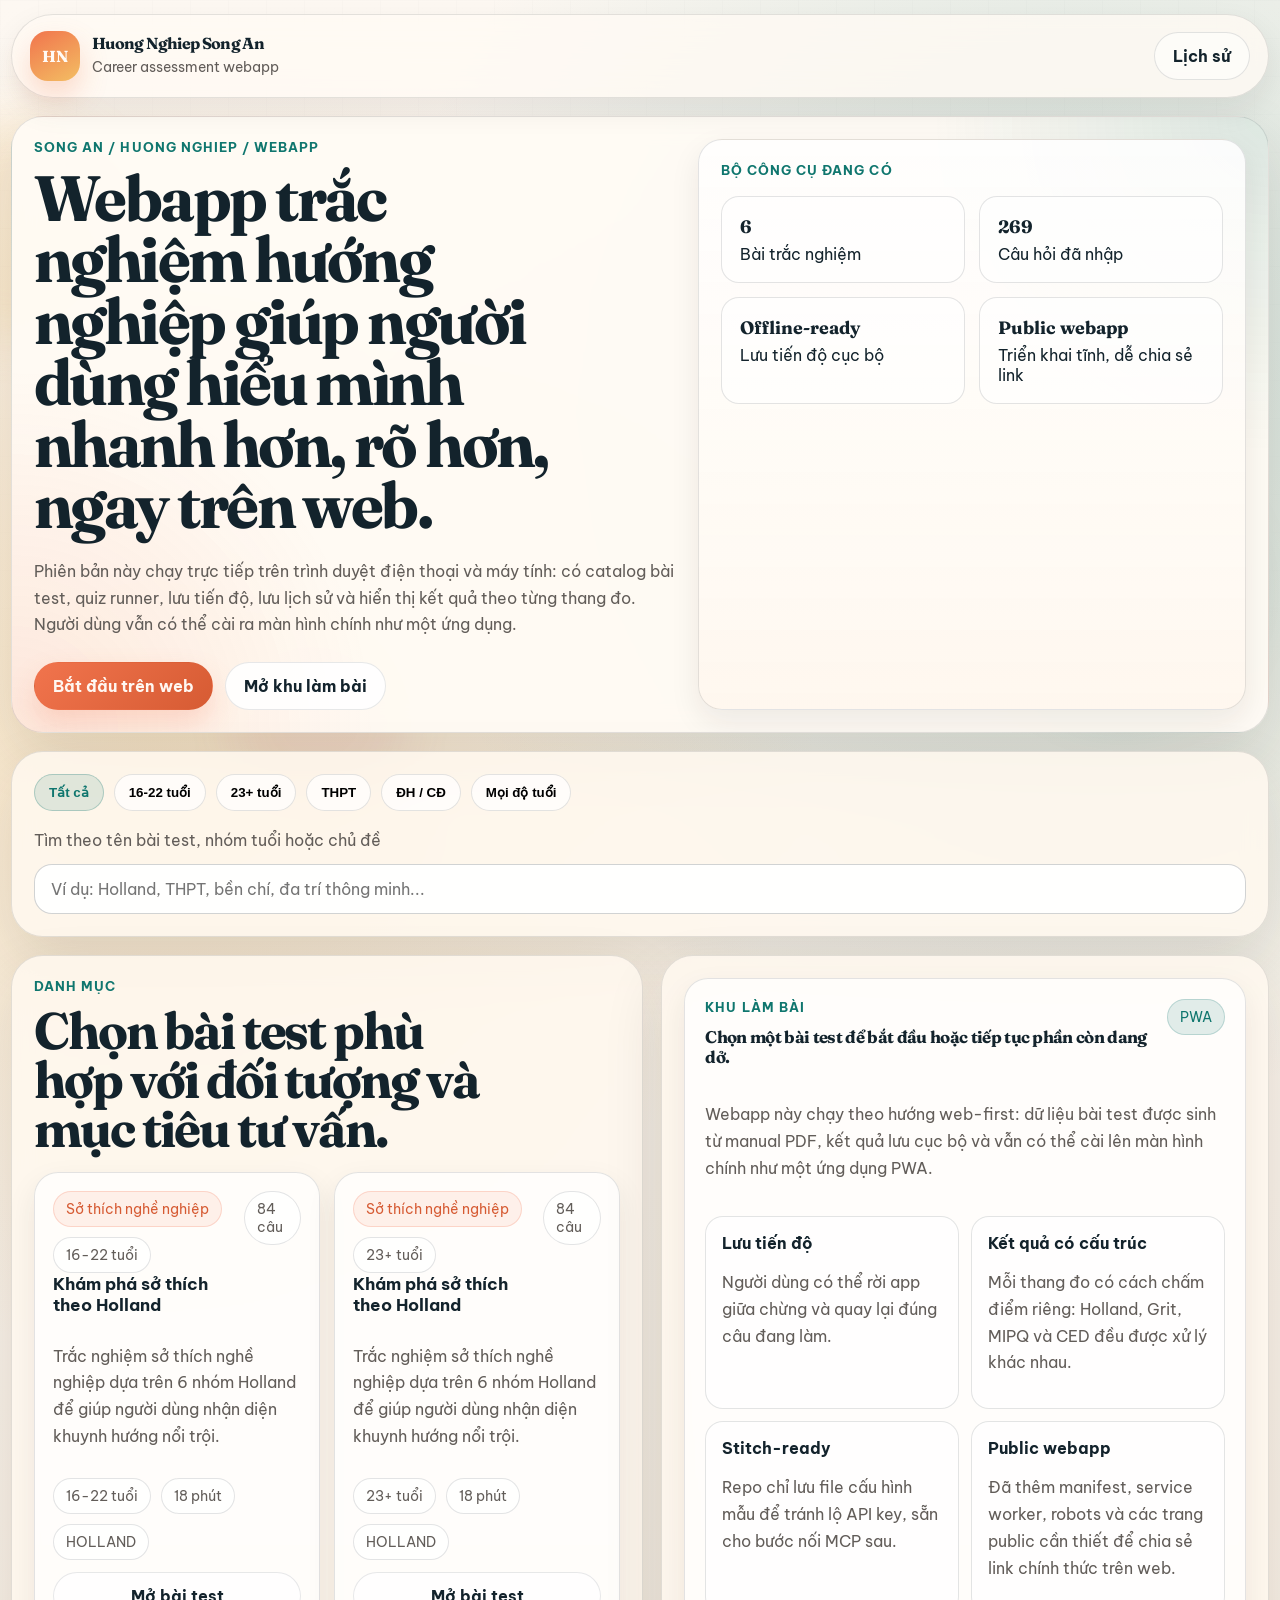
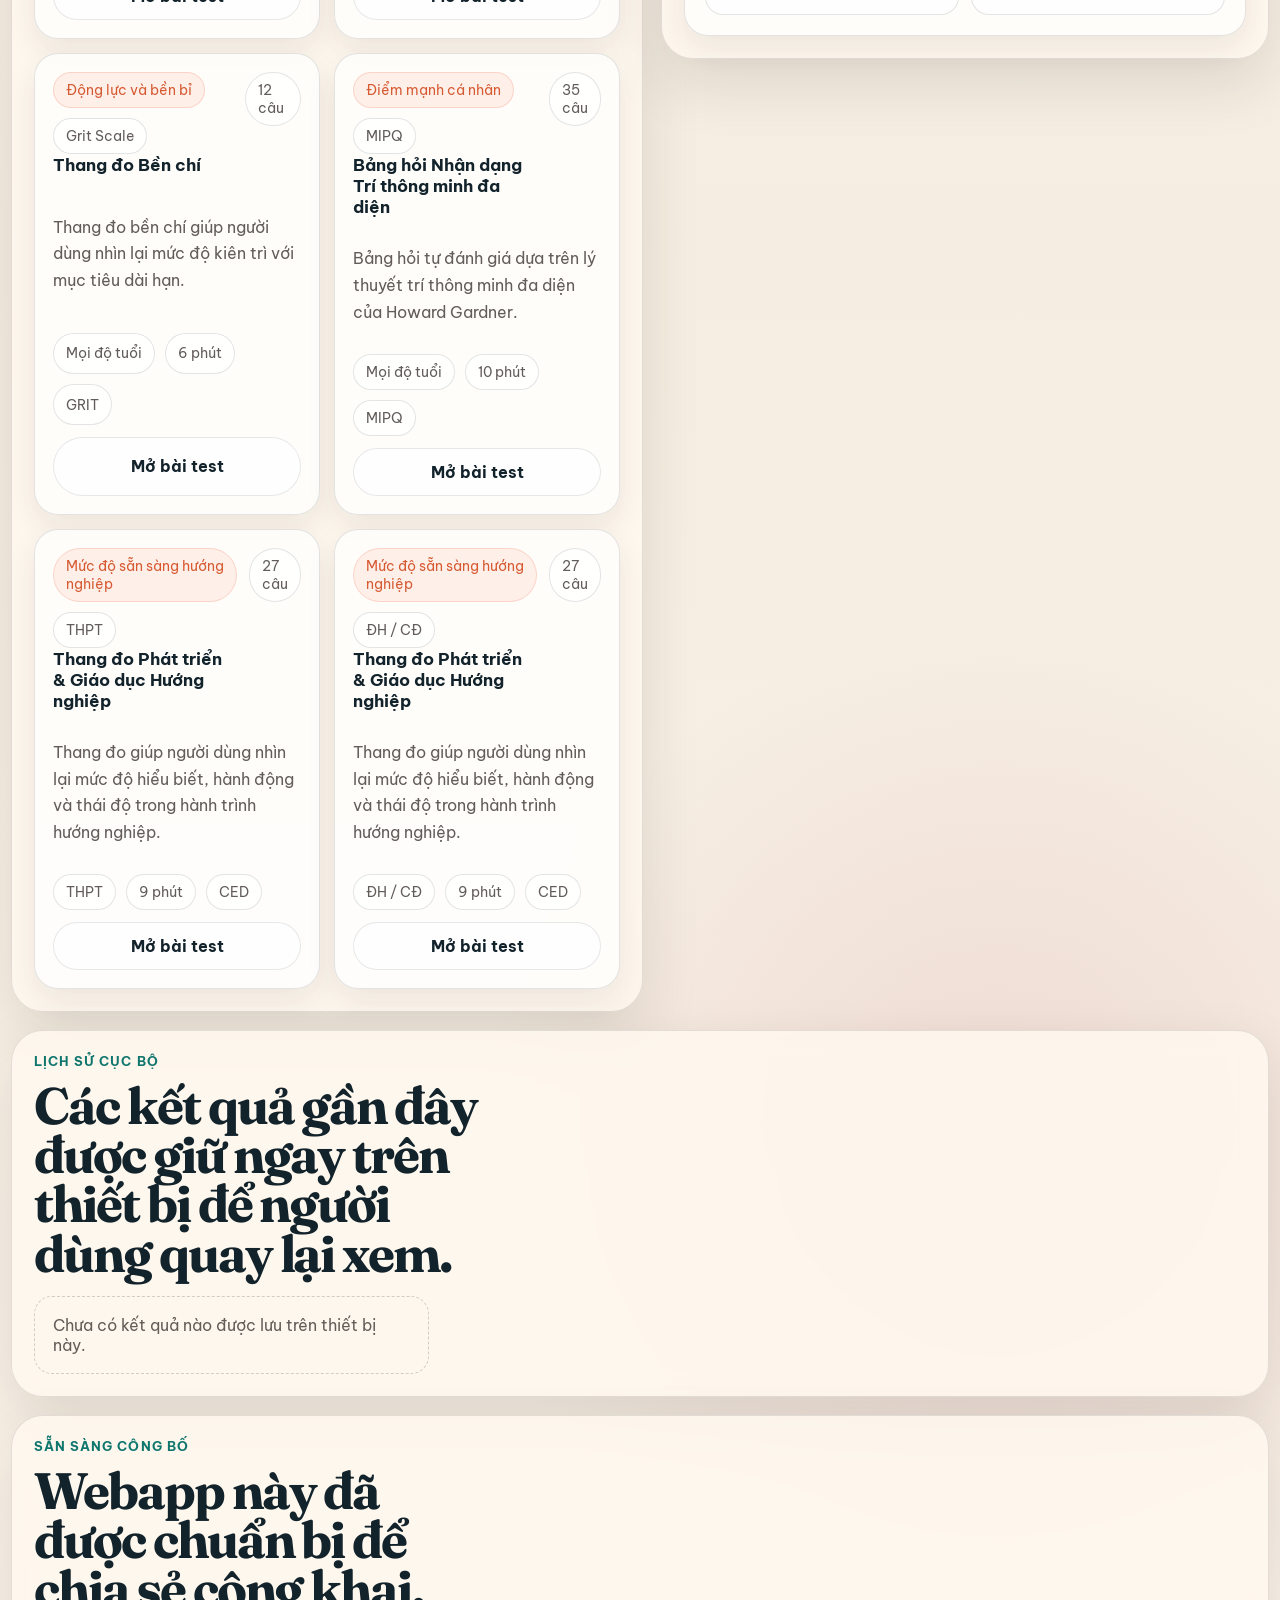
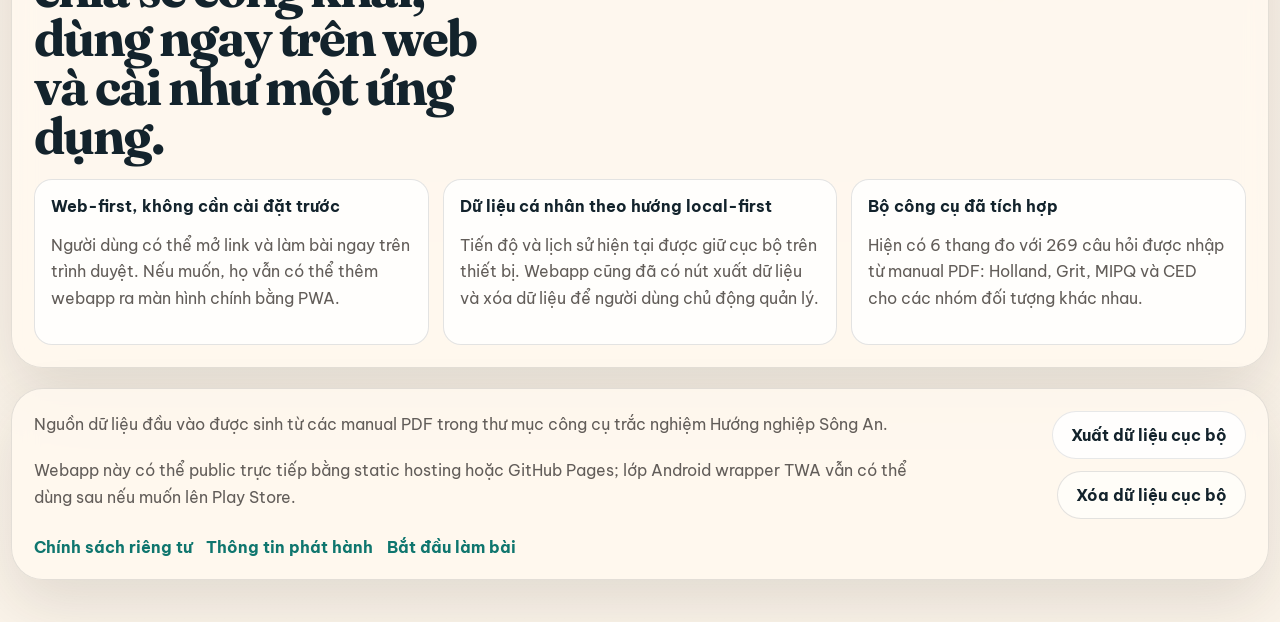
<file: index.html>
<!DOCTYPE html>
<html lang="vi">
<head>
  <meta charset="UTF-8">
  <meta name="viewport" content="width=device-width, initial-scale=1.0">
  <title>Huong Nghiep Song An | Webapp trắc nghiệm hướng nghiệp</title>
  <meta
    name="description"
    content="Webapp trắc nghiệm hướng nghiệp gồm Holland, Grit, MIPQ và CED, dùng trực tiếp trên web và có thể cài như ứng dụng PWA."
  >
  <meta name="robots" content="index,follow">
  <meta name="theme-color" content="#17313b">
  <meta name="application-name" content="Huong Nghiep Song An">
  <meta name="apple-mobile-web-app-capable" content="yes">
  <meta name="apple-mobile-web-app-status-bar-style" content="default">
  <meta name="apple-mobile-web-app-title" content="Huong Nghiep">
  <meta name="mobile-web-app-capable" content="yes">
  <link rel="canonical" href="https://thuanhuynh247.github.io/huong-nghiep-song-an-webapp/">
  <meta property="og:title" content="Huong Nghiep Song An">
  <meta property="og:url" content="https://thuanhuynh247.github.io/huong-nghiep-song-an-webapp/">
  <meta
    property="og:description"
    content="Làm bài trắc nghiệm hướng nghiệp trên web, lưu tiến độ, xem kết quả và tiếp tục hành trình hiểu mình trên mọi thiết bị."
  >
  <meta property="og:type" content="website">
  <meta property="og:locale" content="vi_VN">
  <meta property="og:image" content="https://thuanhuynh247.github.io/huong-nghiep-song-an-webapp/social-preview.png">
  <meta property="og:image:type" content="image/png">
  <meta property="og:image:width" content="1200">
  <meta property="og:image:height" content="630">
  <meta name="twitter:card" content="summary_large_image">
  <meta name="twitter:image" content="https://thuanhuynh247.github.io/huong-nghiep-song-an-webapp/social-preview.png">
  <link rel="manifest" href="./manifest.webmanifest">
  <link rel="icon" href="./app-icon.svg" type="image/svg+xml">
  <link rel="apple-touch-icon" href="./apple-touch-icon.png">
  <link rel="preconnect" href="https://fonts.googleapis.com">
  <link rel="preconnect" href="https://fonts.gstatic.com" crossorigin>
  <link
    href="https://fonts.googleapis.com/css2?family=Be+Vietnam+Pro:wght@400;500;600;700;800&family=Fraunces:opsz,wght@9..144,600;9..144,700&display=swap"
    rel="stylesheet"
  >
  <link rel="stylesheet" href="./styles.css">
</head>
<body>
  <div class="ambient ambient-one" aria-hidden="true"></div>
  <div class="ambient ambient-two" aria-hidden="true"></div>
  <div class="ambient ambient-three" aria-hidden="true"></div>

  <div class="app-frame">
    <header class="topbar">
      <a class="brand" href="#top" aria-label="Huong Nghiep Song An">
        <span class="brand-mark">HN</span>
        <span class="brand-copy">
          <strong>Huong Nghiep Song An</strong>
          <span>Career assessment webapp</span>
        </span>
      </a>

      <div class="topbar-actions">
        <button id="install-app" class="button button-ghost hidden" type="button">
          Cài lên điện thoại
        </button>
        <button id="jump-history" class="button button-ghost" type="button">
          Lịch sử
        </button>
      </div>
    </header>

    <main id="top">
      <section class="hero card">
        <div class="hero-copy">
          <p class="eyebrow">Song An / Huong nghiep / Webapp</p>
          <h1>Webapp trắc nghiệm hướng nghiệp giúp người dùng hiểu mình nhanh hơn, rõ hơn, ngay trên web.</h1>
          <p class="hero-text">
            Phiên bản này chạy trực tiếp trên trình duyệt điện thoại và máy tính: có catalog bài test, quiz runner, lưu tiến độ, lưu lịch sử và hiển thị kết quả theo từng thang đo. Người dùng vẫn có thể cài ra màn hình chính như một ứng dụng.
          </p>

          <div class="hero-actions">
            <a class="button button-primary" href="#assessment-grid">Bắt đầu trên web</a>
            <a class="button button-secondary" href="#workspace">Mở khu làm bài</a>
          </div>
        </div>

        <div class="hero-side">
          <div class="hero-panel">
            <p class="panel-label">Bộ công cụ đang có</p>
            <div class="hero-stats">
              <article>
                <strong id="stat-assessments">0</strong>
                <span>Bài trắc nghiệm</span>
              </article>
              <article>
                <strong id="stat-questions">0</strong>
                <span>Câu hỏi đã nhập</span>
              </article>
              <article>
                <strong>Offline-ready</strong>
                <span>Lưu tiến độ cục bộ</span>
              </article>
              <article>
                <strong>Public webapp</strong>
                <span>Triển khai tĩnh, dễ chia sẻ link</span>
              </article>
            </div>
          </div>
        </div>
      </section>

      <section class="toolbar card">
        <div id="audience-filters" class="chip-row" aria-label="Lọc đối tượng"></div>
        <label class="search-wrap" for="assessment-search">
          <span>Tìm theo tên bài test, nhóm tuổi hoặc chủ đề</span>
          <input
            id="assessment-search"
            class="search-input"
            type="search"
            placeholder="Ví dụ: Holland, THPT, bền chí, đa trí thông minh..."
            autocomplete="off"
          >
        </label>
      </section>

      <section class="content-grid">
        <section class="catalog-panel card">
          <div class="section-head">
            <p class="eyebrow">Danh mục</p>
            <h2>Chọn bài test phù hợp với đối tượng và mục tiêu tư vấn.</h2>
          </div>
          <div id="assessment-grid" class="assessment-grid"></div>
        </section>

        <section class="workspace-panel card" id="workspace">
          <div id="workspace-root"></div>
        </section>
      </section>

      <section class="history-panel card" id="history">
        <div class="section-head">
          <p class="eyebrow">Lịch sử cục bộ</p>
          <h2>Các kết quả gần đây được giữ ngay trên thiết bị để người dùng quay lại xem.</h2>
        </div>
        <div id="history-grid" class="history-grid"></div>
      </section>

      <section class="launch-panel card" id="launch-info">
        <div class="section-head">
          <p class="eyebrow">Sẵn sàng công bố</p>
          <h2>Webapp này đã được chuẩn bị để chia sẻ công khai, dùng ngay trên web và cài như một ứng dụng.</h2>
        </div>

        <div class="launch-grid">
          <article class="support-card">
            <strong>Web-first, không cần cài đặt trước</strong>
            <p class="support-copy">Người dùng có thể mở link và làm bài ngay trên trình duyệt. Nếu muốn, họ vẫn có thể thêm webapp ra màn hình chính bằng PWA.</p>
          </article>
          <article class="support-card">
            <strong>Dữ liệu cá nhân theo hướng local-first</strong>
            <p class="support-copy">Tiến độ và lịch sử hiện tại được giữ cục bộ trên thiết bị. Webapp cũng đã có nút xuất dữ liệu và xóa dữ liệu để người dùng chủ động quản lý.</p>
          </article>
          <article class="support-card">
            <strong>Bộ công cụ đã tích hợp</strong>
            <p class="support-copy">Hiện có 6 thang đo với 269 câu hỏi được nhập từ manual PDF: Holland, Grit, MIPQ và CED cho các nhóm đối tượng khác nhau.</p>
          </article>
        </div>
      </section>
    </main>

    <footer class="footer card">
      <div class="footer-main">
        <div class="footer-copy">
          <p>Nguồn dữ liệu đầu vào được sinh từ các manual PDF trong thư mục công cụ trắc nghiệm Hướng nghiệp Sông An.</p>
          <p>Webapp này có thể public trực tiếp bằng static hosting hoặc GitHub Pages; lớp Android wrapper TWA vẫn có thể dùng sau nếu muốn lên Play Store.</p>
        </div>

        <div class="footer-actions">
          <button id="export-data" class="button button-secondary" type="button">Xuất dữ liệu cục bộ</button>
          <button id="clear-data" class="button button-ghost" type="button">Xóa dữ liệu cục bộ</button>
        </div>
      </div>

      <nav class="footer-links" aria-label="Liên kết chân trang">
        <a href="./privacy.html">Chính sách riêng tư</a>
        <a href="#launch-info">Thông tin phát hành</a>
        <a href="#assessment-grid">Bắt đầu làm bài</a>
      </nav>
    </footer>
  </div>

  <script type="application/ld+json">
    {
      "@context": "https://schema.org",
      "@type": "WebApplication",
      "name": "Huong Nghiep Song An",
      "applicationCategory": "EducationalApplication",
      "operatingSystem": "Web Browser",
      "browserRequirements": "Requires JavaScript and modern web browser",
      "inLanguage": "vi",
      "isAccessibleForFree": true,
      "description": "Webapp trắc nghiệm hướng nghiệp gồm Holland, Grit, MIPQ và CED, giúp người dùng làm bài trên web, lưu tiến độ và xem kết quả."
    }
  </script>
  <script src="./assessment-data.js"></script>
  <script src="./script.js"></script>
</body>
</html>
</file>
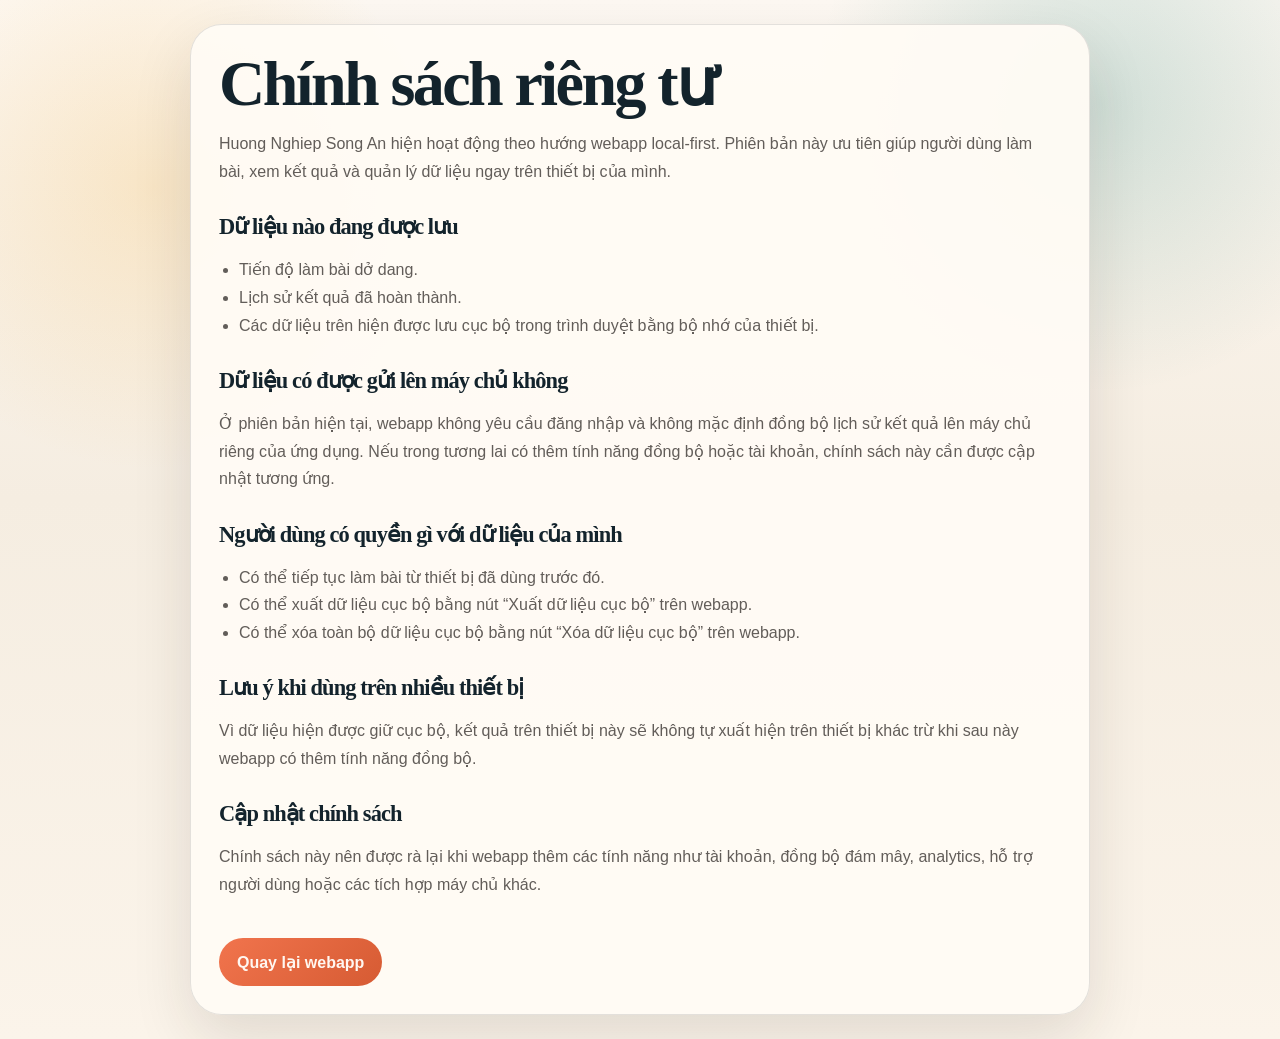
<file: privacy.html>
<!DOCTYPE html>
<html lang="vi">
<head>
  <meta charset="UTF-8">
  <meta name="viewport" content="width=device-width, initial-scale=1.0">
  <title>Huong Nghiep Song An | Chính sách riêng tư</title>
  <meta name="description" content="Chính sách riêng tư cho webapp Huong Nghiep Song An.">
  <meta name="robots" content="index,follow">
  <link rel="icon" href="./app-icon.svg" type="image/svg+xml">
  <style>
    :root {
      --bg: #f8f1e7;
      --panel: rgba(255, 251, 245, 0.94);
      --line: rgba(27, 35, 42, 0.12);
      --text: #13232c;
      --muted: #625d59;
      --accent: #f1744d;
    }

    * {
      box-sizing: border-box;
    }

    body {
      margin: 0;
      min-height: 100vh;
      font-family: "Be Vietnam Pro", sans-serif;
      color: var(--text);
      background:
        radial-gradient(circle at 12% 18%, rgba(243, 190, 99, 0.28), transparent 20%),
        radial-gradient(circle at 86% 10%, rgba(15, 118, 110, 0.18), transparent 20%),
        linear-gradient(180deg, #fdf8f2 0%, #f5ede1 48%, #fbf4ea 100%);
      padding: 24px;
    }

    main {
      width: min(100%, 900px);
      margin: 0 auto;
      padding: 28px;
      border: 1px solid var(--line);
      border-radius: 32px;
      background: var(--panel);
      box-shadow: 0 24px 60px rgba(39, 30, 24, 0.12);
    }

    h1,
    h2 {
      font-family: "Fraunces", serif;
      letter-spacing: -0.04em;
    }

    h1 {
      margin: 0 0 12px;
      font-size: clamp(2.2rem, 5vw, 4rem);
      line-height: 0.96;
    }

    h2 {
      margin: 28px 0 10px;
      font-size: 1.4rem;
    }

    p,
    li {
      color: var(--muted);
      line-height: 1.72;
    }

    ul {
      padding-left: 20px;
    }

    a {
      color: inherit;
      text-decoration: none;
      font-weight: 700;
    }

    .back-link {
      display: inline-flex;
      align-items: center;
      justify-content: center;
      min-height: 48px;
      padding: 12px 18px;
      border-radius: 999px;
      background: linear-gradient(135deg, var(--accent), #d65b33);
      color: #fff7f1;
      margin-top: 24px;
    }
  </style>
</head>
<body>
  <main>
    <h1>Chính sách riêng tư</h1>
    <p>Huong Nghiep Song An hiện hoạt động theo hướng webapp local-first. Phiên bản này ưu tiên giúp người dùng làm bài, xem kết quả và quản lý dữ liệu ngay trên thiết bị của mình.</p>

    <h2>Dữ liệu nào đang được lưu</h2>
    <ul>
      <li>Tiến độ làm bài dở dang.</li>
      <li>Lịch sử kết quả đã hoàn thành.</li>
      <li>Các dữ liệu trên hiện được lưu cục bộ trong trình duyệt bằng bộ nhớ của thiết bị.</li>
    </ul>

    <h2>Dữ liệu có được gửi lên máy chủ không</h2>
    <p>Ở phiên bản hiện tại, webapp không yêu cầu đăng nhập và không mặc định đồng bộ lịch sử kết quả lên máy chủ riêng của ứng dụng. Nếu trong tương lai có thêm tính năng đồng bộ hoặc tài khoản, chính sách này cần được cập nhật tương ứng.</p>

    <h2>Người dùng có quyền gì với dữ liệu của mình</h2>
    <ul>
      <li>Có thể tiếp tục làm bài từ thiết bị đã dùng trước đó.</li>
      <li>Có thể xuất dữ liệu cục bộ bằng nút “Xuất dữ liệu cục bộ” trên webapp.</li>
      <li>Có thể xóa toàn bộ dữ liệu cục bộ bằng nút “Xóa dữ liệu cục bộ” trên webapp.</li>
    </ul>

    <h2>Lưu ý khi dùng trên nhiều thiết bị</h2>
    <p>Vì dữ liệu hiện được giữ cục bộ, kết quả trên thiết bị này sẽ không tự xuất hiện trên thiết bị khác trừ khi sau này webapp có thêm tính năng đồng bộ.</p>

    <h2>Cập nhật chính sách</h2>
    <p>Chính sách này nên được rà lại khi webapp thêm các tính năng như tài khoản, đồng bộ đám mây, analytics, hỗ trợ người dùng hoặc các tích hợp máy chủ khác.</p>

    <a class="back-link" href="./">Quay lại webapp</a>
  </main>
</body>
</html>
</file>
<file: styles.css>
:root {
  --bg: #f8f1e7;
  --bg-strong: #fff8ef;
  --panel: rgba(255, 248, 239, 0.86);
  --panel-strong: rgba(255, 251, 245, 0.94);
  --line: rgba(27, 35, 42, 0.12);
  --line-strong: rgba(27, 35, 42, 0.2);
  --text: #13232c;
  --muted: #625d59;
  --accent: #f1744d;
  --accent-strong: #d65b33;
  --teal: #0f766e;
  --gold: #f3be63;
  --rose: #b55267;
  --shadow: 0 24px 60px rgba(39, 30, 24, 0.12);
  --shadow-soft: 0 12px 30px rgba(39, 30, 24, 0.08);
  --radius-xl: 32px;
  --radius-lg: 24px;
  --radius-md: 18px;
  --radius-sm: 14px;
  --max-width: 1380px;
}

* {
  box-sizing: border-box;
}

html {
  scroll-behavior: smooth;
}

body {
  margin: 0;
  min-height: 100vh;
  font-family: "Be Vietnam Pro", sans-serif;
  color: var(--text);
  background:
    radial-gradient(circle at 12% 18%, rgba(243, 190, 99, 0.28), transparent 20%),
    radial-gradient(circle at 86% 10%, rgba(15, 118, 110, 0.18), transparent 20%),
    radial-gradient(circle at 78% 72%, rgba(181, 82, 103, 0.14), transparent 18%),
    linear-gradient(180deg, #fdf8f2 0%, #f5ede1 48%, #fbf4ea 100%);
}

body::before {
  content: "";
  position: fixed;
  inset: 0;
  pointer-events: none;
  background-image:
    linear-gradient(rgba(19, 35, 44, 0.03) 1px, transparent 1px),
    linear-gradient(90deg, rgba(19, 35, 44, 0.03) 1px, transparent 1px);
  background-size: 38px 38px;
  mask-image: linear-gradient(180deg, rgba(0, 0, 0, 0.32), transparent 90%);
}

a {
  color: inherit;
  text-decoration: none;
}

button,
input,
a {
  -webkit-tap-highlight-color: transparent;
}

.ambient {
  position: fixed;
  border-radius: 999px;
  filter: blur(24px);
  opacity: 0.52;
  pointer-events: none;
}

.ambient-one {
  inset: 120px auto auto -90px;
  width: 220px;
  height: 220px;
  background: rgba(243, 190, 99, 0.32);
}

.ambient-two {
  inset: auto 2vw 20% auto;
  width: 260px;
  height: 260px;
  background: rgba(15, 118, 110, 0.18);
}

.ambient-three {
  inset: auto auto 10% 18%;
  width: 180px;
  height: 180px;
  background: rgba(181, 82, 103, 0.16);
}

.app-frame {
  width: min(calc(100% - 22px), var(--max-width));
  margin: 0 auto;
  padding: 14px 0 42px;
}

.topbar {
  position: sticky;
  top: 12px;
  z-index: 20;
  display: flex;
  align-items: center;
  justify-content: space-between;
  gap: 14px;
  padding: 16px 18px;
  border: 1px solid var(--line);
  border-radius: 999px;
  background: rgba(255, 250, 244, 0.8);
  backdrop-filter: blur(16px);
  box-shadow: var(--shadow-soft);
}

.brand {
  display: inline-flex;
  align-items: center;
  gap: 12px;
  min-width: 0;
}

.brand-mark {
  display: grid;
  place-items: center;
  width: 50px;
  height: 50px;
  border-radius: 18px;
  background:
    linear-gradient(150deg, var(--accent), var(--gold)),
    var(--accent);
  color: #fffaf5;
  font-family: "Fraunces", serif;
  font-size: 1rem;
  font-weight: 700;
  box-shadow: 0 14px 28px rgba(241, 116, 77, 0.25);
}

.brand-copy {
  display: flex;
  flex-direction: column;
  gap: 2px;
  min-width: 0;
}

.brand-copy strong,
.hero h1,
.section-head h2,
.workspace-card h2,
.result-hero h2 {
  font-family: "Fraunces", serif;
  letter-spacing: -0.04em;
}

.brand-copy strong {
  font-size: 1rem;
}

.brand-copy span {
  color: var(--muted);
  font-size: 0.9rem;
}

.topbar-actions {
  display: flex;
  flex-wrap: wrap;
  gap: 10px;
}

.card {
  border: 1px solid var(--line);
  border-radius: var(--radius-xl);
  background: var(--panel);
  box-shadow: var(--shadow);
  backdrop-filter: blur(12px);
}

.hero,
.toolbar,
.catalog-panel,
.workspace-panel,
.history-panel,
.launch-panel,
.footer {
  padding: 22px;
}

.hero {
  display: grid;
  grid-template-columns: 1.08fr 0.92fr;
  gap: 20px;
  margin-top: 18px;
  overflow: hidden;
  background:
    radial-gradient(circle at top right, rgba(15, 118, 110, 0.14), transparent 24%),
    radial-gradient(circle at bottom left, rgba(241, 116, 77, 0.14), transparent 26%),
    var(--panel-strong);
}

.eyebrow,
.panel-label {
  margin: 0 0 12px;
  color: var(--teal);
  font-size: 0.82rem;
  font-weight: 700;
  letter-spacing: 0.08em;
  text-transform: uppercase;
}

.hero h1,
.section-head h2 {
  margin: 0;
  line-height: 0.96;
}

.hero h1 {
  max-width: 12ch;
  font-size: clamp(2.8rem, 5vw, 5.1rem);
}

.hero-text,
.brand-copy span,
.workspace-copy,
.support-copy,
.footer p,
.search-wrap span,
.assessment-card p,
.meta-copy,
.history-card p,
.result-note,
.dimension-copy,
.option-copy {
  color: var(--muted);
  line-height: 1.68;
}

.hero-text {
  margin: 22px 0 0;
  max-width: 60ch;
  font-size: 1rem;
}

.hero-actions,
.runner-actions,
.result-actions,
.detail-actions {
  display: flex;
  flex-wrap: wrap;
  gap: 12px;
  margin-top: 24px;
}

.button {
  display: inline-flex;
  align-items: center;
  justify-content: center;
  gap: 10px;
  min-height: 48px;
  padding: 12px 18px;
  border: 1px solid transparent;
  border-radius: 999px;
  font: inherit;
  font-weight: 700;
  color: inherit;
  background: rgba(255, 255, 255, 0.72);
  cursor: pointer;
  transition:
    transform 180ms ease,
    border-color 180ms ease,
    background 180ms ease,
    box-shadow 180ms ease;
}

.button:hover,
.button:focus-visible,
.assessment-card:hover,
.assessment-card:focus-visible,
.history-card:hover,
.history-card:focus-visible {
  transform: translateY(-1px);
}

.button-primary {
  color: #fff7f1;
  background: linear-gradient(135deg, var(--accent), var(--accent-strong));
  box-shadow: 0 14px 28px rgba(241, 116, 77, 0.22);
}

.button-secondary {
  background: rgba(255, 255, 255, 0.9);
  border-color: rgba(19, 35, 44, 0.1);
}

.button-ghost {
  background: rgba(255, 255, 255, 0.54);
  border-color: var(--line);
}

.button-subtle {
  background: rgba(15, 118, 110, 0.08);
  color: var(--teal);
  border-color: rgba(15, 118, 110, 0.16);
}

.hero-panel {
  height: 100%;
  padding: 22px;
  border-radius: var(--radius-lg);
  border: 1px solid var(--line);
  background:
    linear-gradient(180deg, rgba(255, 255, 255, 0.88), rgba(255, 248, 239, 0.95));
  box-shadow: var(--shadow-soft);
}

.hero-stats,
.assessment-grid,
.history-grid,
.dimension-grid,
.option-grid,
.result-grid {
  display: grid;
  gap: 14px;
}

.hero-stats {
  grid-template-columns: repeat(2, minmax(0, 1fr));
  margin-top: 18px;
}

.hero-stats article {
  padding: 18px;
  border-radius: var(--radius-md);
  background: rgba(255, 255, 255, 0.64);
  border: 1px solid var(--line);
}

.hero-stats strong {
  display: block;
  font-size: 1.12rem;
  font-family: "Fraunces", serif;
  margin-bottom: 6px;
}

.toolbar {
  display: grid;
  gap: 16px;
  margin-top: 18px;
}

.chip-row {
  display: flex;
  flex-wrap: wrap;
  gap: 10px;
}

.chip {
  display: inline-flex;
  align-items: center;
  gap: 8px;
  padding: 10px 14px;
  border-radius: 999px;
  border: 1px solid var(--line);
  background: rgba(255, 255, 255, 0.72);
  font-weight: 600;
  cursor: pointer;
}

.chip.is-active {
  border-color: rgba(15, 118, 110, 0.26);
  background: rgba(15, 118, 110, 0.12);
  color: var(--teal);
}

.search-wrap {
  display: grid;
  gap: 10px;
}

.search-input {
  width: 100%;
  min-height: 50px;
  padding: 14px 16px;
  border: 1px solid var(--line-strong);
  border-radius: 18px;
  background: rgba(255, 255, 255, 0.92);
  color: var(--text);
  font: inherit;
}

.search-input:focus {
  outline: 2px solid rgba(241, 116, 77, 0.22);
  border-color: rgba(241, 116, 77, 0.36);
}

.content-grid {
  display: grid;
  grid-template-columns: minmax(0, 1.02fr) minmax(340px, 0.98fr);
  gap: 18px;
  align-items: start;
  margin-top: 18px;
}

.workspace-panel {
  position: sticky;
  top: 96px;
}

.section-head {
  margin-bottom: 18px;
}

.section-head h2 {
  max-width: 13ch;
  font-size: clamp(2rem, 4vw, 3.4rem);
}

.assessment-grid {
  grid-template-columns: repeat(2, minmax(0, 1fr));
}

.assessment-card,
.history-card,
.workspace-card,
.dimension-card,
.result-card,
.option-button {
  border: 1px solid var(--line);
  border-radius: var(--radius-lg);
  background: rgba(255, 255, 255, 0.76);
  box-shadow: var(--shadow-soft);
}

.assessment-card,
.history-card {
  display: grid;
  gap: 12px;
  padding: 18px;
}

.assessment-card {
  cursor: pointer;
}

.assessment-top,
.history-top,
.workspace-top {
  display: flex;
  align-items: start;
  justify-content: space-between;
  gap: 12px;
}

.assessment-card h3,
.workspace-card h2,
.history-card h3,
.result-card h3,
.dimension-card h3 {
  margin: 0;
  font-size: 1.05rem;
}

.pill-row,
.meta-row {
  display: flex;
  flex-wrap: wrap;
  gap: 10px;
}

.pill,
.meta-pill {
  display: inline-flex;
  align-items: center;
  gap: 8px;
  padding: 8px 12px;
  border-radius: 999px;
  border: 1px solid var(--line);
  background: rgba(255, 255, 255, 0.84);
  color: var(--muted);
  font-size: 0.88rem;
}

.pill-accent {
  background: rgba(241, 116, 77, 0.1);
  color: var(--accent-strong);
  border-color: rgba(241, 116, 77, 0.22);
}

.pill-teal {
  background: rgba(15, 118, 110, 0.12);
  color: var(--teal);
  border-color: rgba(15, 118, 110, 0.2);
}

.assessment-card .button,
.history-card .button {
  width: 100%;
}

.workspace-empty,
.workspace-card {
  display: grid;
  gap: 18px;
}

.workspace-card {
  padding: 20px;
}

.support-grid {
  display: grid;
  gap: 12px;
  grid-template-columns: repeat(2, minmax(0, 1fr));
}

.support-card {
  padding: 16px;
  border-radius: var(--radius-md);
  border: 1px solid var(--line);
  background: rgba(255, 255, 255, 0.82);
}

.support-card strong {
  display: block;
  margin-bottom: 6px;
}

.progress-shell {
  display: grid;
  gap: 12px;
}

.progress-top {
  display: flex;
  justify-content: space-between;
  gap: 12px;
  align-items: center;
}

.progress-track {
  height: 10px;
  border-radius: 999px;
  background: rgba(19, 35, 44, 0.08);
  overflow: hidden;
}

.progress-fill {
  height: 100%;
  border-radius: inherit;
  background: linear-gradient(135deg, var(--accent), var(--gold));
}

.question-shell {
  display: grid;
  gap: 18px;
}

.question-index {
  color: var(--teal);
  font-weight: 700;
  letter-spacing: 0.04em;
  text-transform: uppercase;
  font-size: 0.84rem;
}

.question-title {
  margin: 0;
  font-size: clamp(1.3rem, 2vw, 1.8rem);
  line-height: 1.42;
}

.option-grid {
  grid-template-columns: 1fr;
}

.option-button {
  width: 100%;
  padding: 16px;
  text-align: left;
  cursor: pointer;
  transition:
    border-color 180ms ease,
    background 180ms ease,
    transform 180ms ease;
}

.option-button:hover,
.option-button:focus-visible {
  border-color: rgba(241, 116, 77, 0.26);
  background: rgba(241, 116, 77, 0.08);
}

.option-button.is-selected {
  border-color: rgba(15, 118, 110, 0.24);
  background: rgba(15, 118, 110, 0.1);
}

.option-head {
  display: flex;
  justify-content: space-between;
  gap: 12px;
  align-items: center;
}

.option-tag {
  display: inline-flex;
  align-items: center;
  justify-content: center;
  min-width: 40px;
  height: 40px;
  border-radius: 14px;
  background: rgba(19, 35, 44, 0.08);
  font-weight: 800;
}

.option-button.is-selected .option-tag {
  background: rgba(15, 118, 110, 0.14);
  color: var(--teal);
}

.result-hero {
  display: grid;
  gap: 12px;
  padding-bottom: 18px;
  border-bottom: 1px solid var(--line);
}

.result-hero h2 {
  margin: 0;
  font-size: clamp(1.9rem, 3vw, 2.8rem);
}

.result-grid {
  grid-template-columns: repeat(2, minmax(0, 1fr));
}

.result-card,
.dimension-card {
  padding: 16px;
}

.metric-value {
  font-family: "Fraunces", serif;
  font-size: 1.7rem;
  margin-bottom: 8px;
}

.dimension-card {
  display: grid;
  gap: 12px;
}

.dimension-top {
  display: flex;
  justify-content: space-between;
  gap: 12px;
  align-items: baseline;
}

.bar-track {
  height: 10px;
  border-radius: 999px;
  background: rgba(19, 35, 44, 0.08);
  overflow: hidden;
}

.bar-fill {
  height: 100%;
  border-radius: inherit;
  background: linear-gradient(135deg, var(--teal), #26a49a);
}

.history-panel {
  margin-top: 18px;
}

.launch-panel {
  margin-top: 18px;
}

.launch-grid {
  display: grid;
  grid-template-columns: repeat(3, minmax(0, 1fr));
  gap: 14px;
}

.history-grid {
  grid-template-columns: repeat(3, minmax(0, 1fr));
}

.history-empty,
.catalog-empty {
  padding: 18px;
  border-radius: var(--radius-md);
  border: 1px dashed var(--line-strong);
  color: var(--muted);
}

.footer {
  display: grid;
  gap: 18px;
  margin-top: 20px;
}

.footer-main {
  display: flex;
  justify-content: space-between;
  gap: 18px;
}

.footer-copy {
  display: grid;
  gap: 10px;
}

.footer-copy p {
  margin: 0;
}

.footer-actions {
  display: flex;
  flex-wrap: wrap;
  gap: 12px;
  align-items: start;
  justify-content: end;
}

.footer-links {
  display: flex;
  flex-wrap: wrap;
  gap: 14px;
}

.footer-links a {
  color: var(--teal);
  font-weight: 700;
}

.hidden {
  display: none !important;
}

@media (max-width: 1200px) {
  .hero,
  .content-grid {
    grid-template-columns: 1fr;
  }

  .workspace-panel {
    position: static;
  }
}

@media (max-width: 860px) {
  .assessment-grid,
  .history-grid,
  .result-grid,
  .support-grid,
  .hero-stats,
  .launch-grid {
    grid-template-columns: 1fr;
  }

  .topbar {
    border-radius: 28px;
    flex-wrap: wrap;
  }

  .hero h1,
  .section-head h2 {
    max-width: 100%;
  }
}

@media (max-width: 720px) {
  .app-frame {
    width: min(calc(100% - 14px), var(--max-width));
  }

  .topbar {
    top: 8px;
  }

  .hero,
  .toolbar,
  .catalog-panel,
  .workspace-panel,
  .history-panel,
  .launch-panel,
  .footer {
    padding: 18px;
  }

  .footer-main {
    flex-direction: column;
  }

  .footer-actions {
    justify-content: start;
  }
}

@media (prefers-reduced-motion: reduce) {
  html {
    scroll-behavior: auto;
  }

  * {
    transition: none !important;
    animation: none !important;
  }
}
</file>
